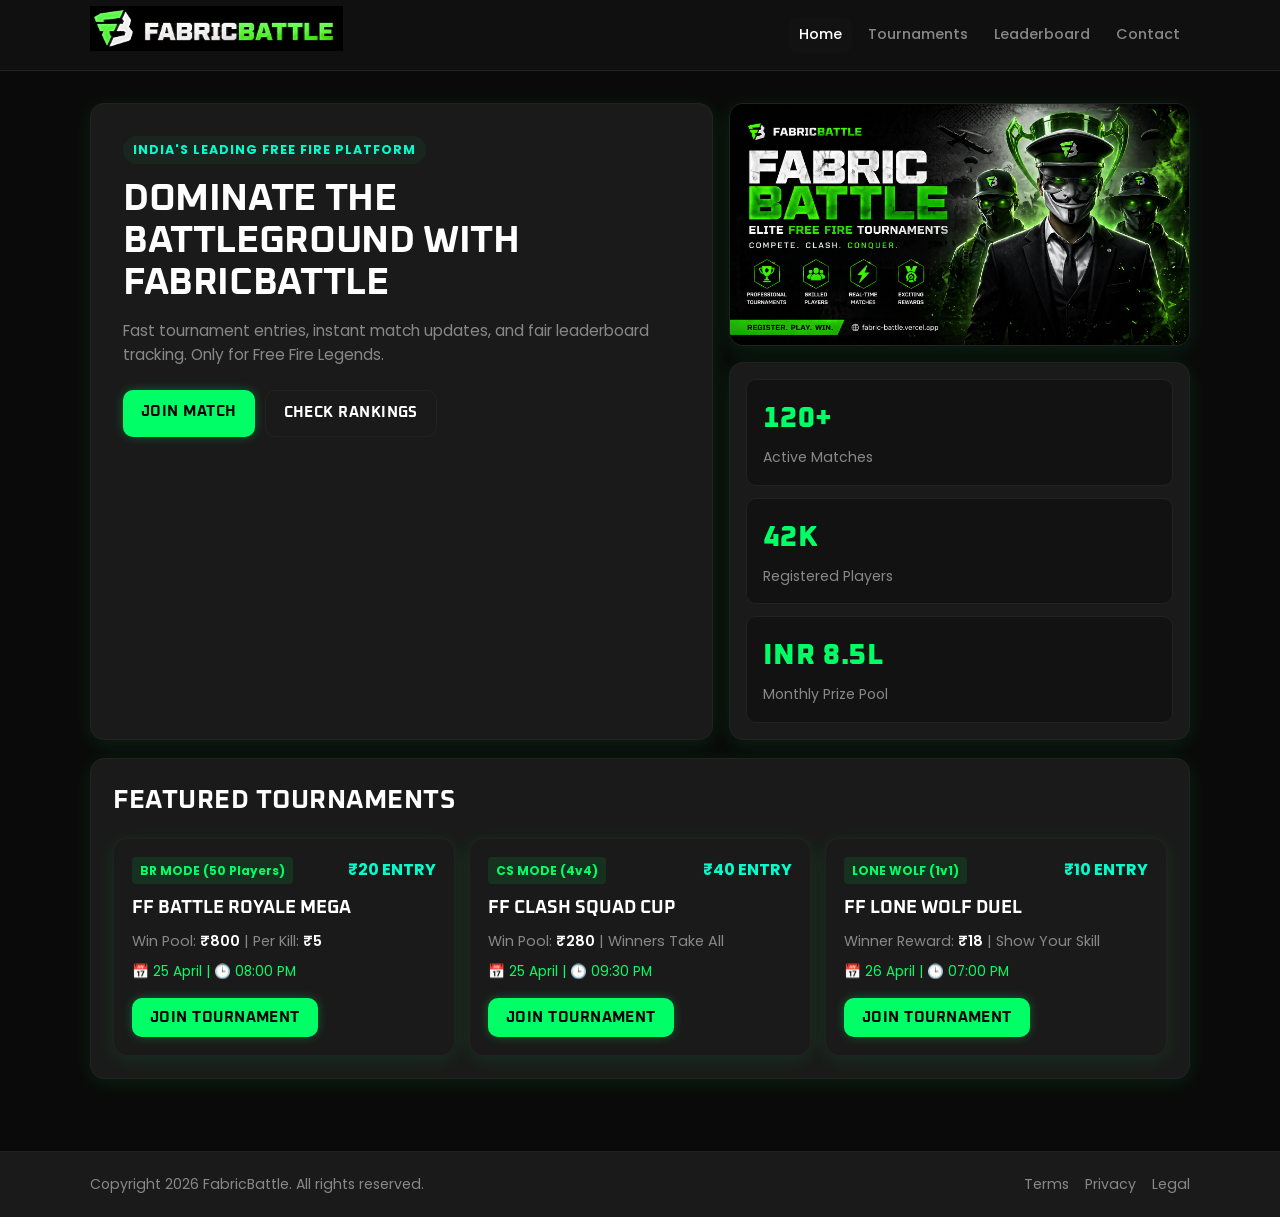
<file: index.html>
<!DOCTYPE html>
<html lang="en">
<head>
    <meta charset="UTF-8">
    <meta name="viewport" content="width=device-width, initial-scale=1.0">
    <title>FabricBattle | Elite Free Fire Tournaments</title>
    <meta name="description" content="FabricBattle - The ultimate platform for Free Fire esports. Join tournaments, track leaderboards, and win prizes.">
    <meta name="keywords" content="Free Fire, Tournament, Esports, FabricBattle, Gaming, BR Mode, Clash Squad">
    <meta name="author" content="FabricBattle Team">
    <!-- Open Graph / Facebook -->
    <meta property="og:type" content="website">
    <meta property="og:url" content="https://fabric-battle.vercel.app/">
    <meta property="og:title" content="FabricBattle | Elite Free Fire Tournaments">
    <meta property="og:description" content="Join the elite Free Fire battleground. Professional tournaments and real-time updates.">
    <meta property="og:image" content="assets/images/og-image.png">
    <!-- Twitter -->
    <meta property="twitter:card" content="summary_large_image">
    <meta property="twitter:title" content="FabricBattle | Elite Free Fire Tournaments">
    <meta property="twitter:description" content="Join the elite Free Fire battleground. Professional tournaments and real-time updates.">
    <meta property="twitter:image" content="assets/images/og-image.png">
    <link rel="icon" type="image/png" href="assets/images/brand-favicon.png">
    <link rel="stylesheet" href="assets/css/style.css">
</head>
<body>
    <header class="site-header">
        <div class="container header-inner">
            <a href="index.html" class="brand">
                <img src="assets/images/brand.png" alt="FabricBattle" class="brand-logo">
            </a>
            <button class="menu-toggle" id="menuToggle" aria-label="Toggle menu">Menu</button>
            <nav class="main-nav" id="mainNav">
                <a href="index.html" class="active">Home</a>
                <a href="pages/tournaments.html">Tournaments</a>
                <a href="pages/leaderboard.html">Leaderboard</a>
                <a href="contact/contact.html">Contact</a>
            </nav>
        </div>
    </header>

    <main class="container" id="app">
        <section class="hero">
            <div class="hero-content">
                <p class="eyebrow">India's Leading Free Fire Platform</p>
                <h1>Dominate the Battleground with FabricBattle</h1>
                <p class="hero-text">Fast tournament entries, instant match updates, and fair leaderboard tracking. Only for Free Fire Legends.</p>
                <div class="hero-actions">
                    <a href="pages/tournaments.html" class="btn btn-primary">Join Match</a>
                    <a href="pages/leaderboard.html" class="btn btn-secondary">Check Rankings</a>
                </div>
            </div>
            <div class="hero-visuals">
                <div class="hero-banner">
                    <img src="assets/images/og-image.png" alt="FabricBattle Banner" class="hero-img">
                </div>
                <div class="hero-stats">
                    <article class="stat-card"><h3>120+</h3><p>Active Matches</p></article>
                    <article class="stat-card"><h3>42K</h3><p>Registered Players</p></article>
                    <article class="stat-card"><h3>INR 8.5L</h3><p>Monthly Prize Pool</p></article>
                </div>
            </div>
        </section>

        <section class="block">
            <h2>Featured Tournaments</h2>
            <div class="card-grid">
                <article class="card">
                    <div style="display: flex; justify-content: space-between; align-items: flex-start; margin-bottom: 10px;">
                        <span style="background: rgba(0, 255, 102, 0.1); color: var(--brand); padding: 4px 8px; border-radius: 4px; font-size: 0.75rem; font-weight: 700;">BR MODE (50 Players)</span>
                        <span style="color: var(--ok); font-weight: bold;">₹20 ENTRY</span>
                    </div>
                    <h3>FF Battle Royale Mega</h3>
                    <p style="margin-bottom: 5px; color: var(--muted);">Win Pool: <span style="color: #fff; font-weight: 600;">₹800</span> | Per Kill: <span style="color: #fff; font-weight: 600;">₹5</span></p>
                    <p style="margin-bottom: 15px; font-size: 0.85rem; color: var(--brand);">📅 25 April | 🕒 08:00 PM</p>
                    <button class="btn btn-primary join-btn" data-tourney="FF Battle Royale Mega">Join Tournament</button>
                </article>

                <article class="card">
                    <div style="display: flex; justify-content: space-between; align-items: flex-start; margin-bottom: 10px;">
                        <span style="background: rgba(0, 255, 102, 0.1); color: var(--brand); padding: 4px 8px; border-radius: 4px; font-size: 0.75rem; font-weight: 700;">CS MODE (4v4)</span>
                        <span style="color: var(--ok); font-weight: bold;">₹40 ENTRY</span>
                    </div>
                    <h3>FF Clash Squad Cup</h3>
                    <p style="margin-bottom: 5px; color: var(--muted);">Win Pool: <span style="color: #fff; font-weight: 600;">₹280</span> | Winners Take All</p>
                    <p style="margin-bottom: 15px; font-size: 0.85rem; color: var(--brand);">📅 25 April | 🕒 09:30 PM</p>
                    <button class="btn btn-primary join-btn" data-tourney="FF Clash Squad Cup">Join Tournament</button>
                </article>

                <article class="card">
                    <div style="display: flex; justify-content: space-between; align-items: flex-start; margin-bottom: 10px;">
                        <span style="background: rgba(0, 255, 102, 0.1); color: var(--brand); padding: 4px 8px; border-radius: 4px; font-size: 0.75rem; font-weight: 700;">LONE WOLF (1v1)</span>
                        <span style="color: var(--ok); font-weight: bold;">₹10 ENTRY</span>
                    </div>
                    <h3>FF Lone Wolf Duel</h3>
                    <p style="margin-bottom: 5px; color: var(--muted);">Winner Reward: <span style="color: #fff; font-weight: 600;">₹18</span> | Show Your Skill</p>
                    <p style="margin-bottom: 15px; font-size: 0.85rem; color: var(--brand);">📅 26 April | 🕒 07:00 PM</p>
                    <button class="btn btn-primary join-btn" data-tourney="FF Lone Wolf Duel">Join Tournament</button>
                </article>
            </div>
        </section>
    </main>

    <footer class="site-footer">
        <div class="container footer-inner">
            <p>Copyright <span id="year"></span> FabricBattle. All rights reserved.</p>
            <div class="footer-links">
                <a href="policies/terms.html">Terms</a>
                <a href="policies/privacy.html">Privacy</a>
                <a href="policies/legal.html">Legal</a>
            </div>
        </div>
    </footer>

    <div id="toast" class="toast" role="status" aria-live="polite"></div>

    <script src="assets/js/script.js"></script>
</body>
</html>
</file>
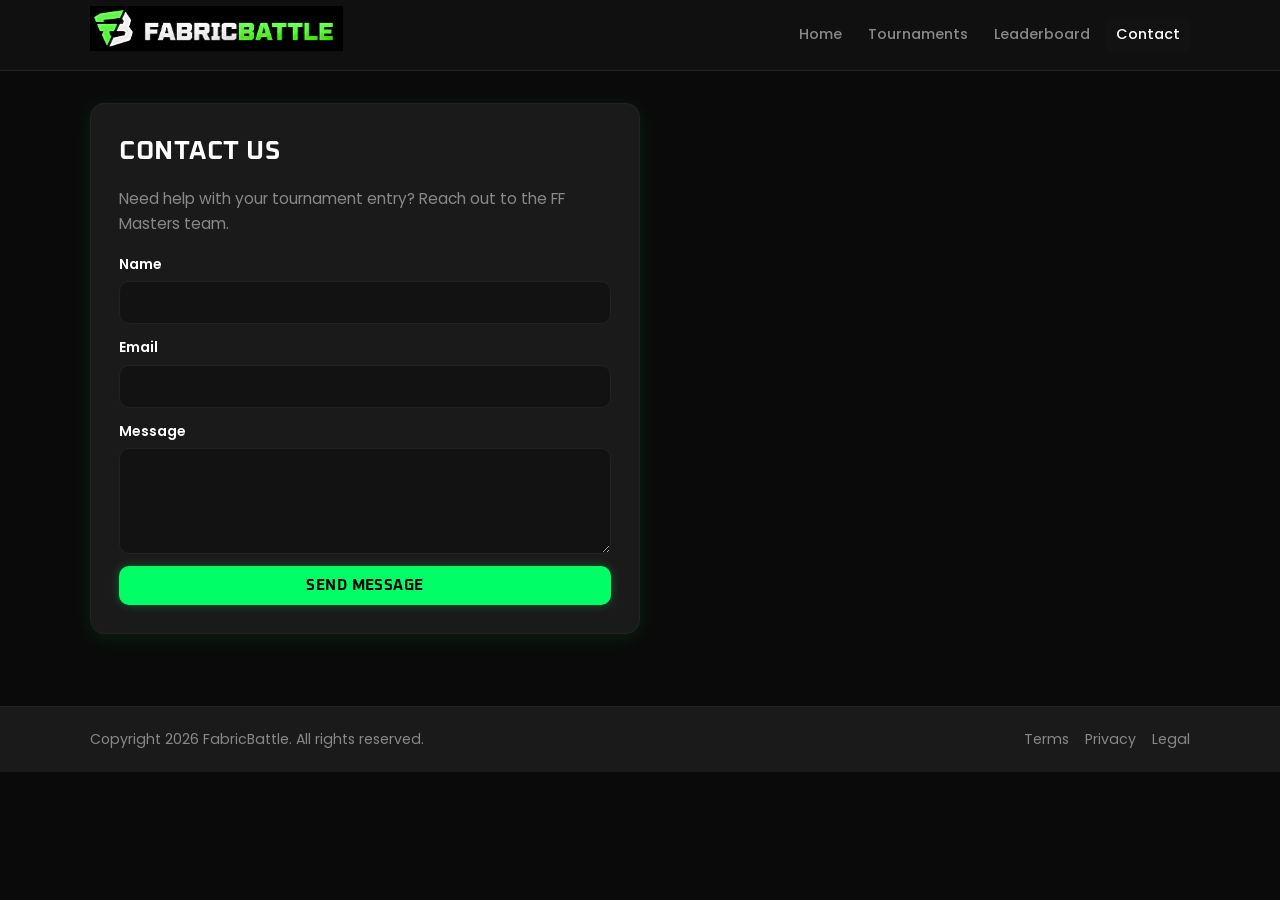
<file: contact/contact.html>
<!DOCTYPE html>
<html lang="en">
<head>
    <meta charset="UTF-8">
    <meta name="viewport" content="width=device-width, initial-scale=1.0">
    <title>FabricBattle | Contact Us</title>
    <meta name="description" content="Contact the FabricBattle team for tournament support, partnerships, and queries.">
    <!-- Open Graph / Facebook -->
    <meta property="og:type" content="website">
    <meta property="og:url" content="https://fabric-battle.vercel.app/contact/contact.html">
    <meta property="og:title" content="FabricBattle | Contact Us">
    <meta property="og:description" content="Join the elite Free Fire battleground. Professional tournaments and real-time updates.">
    <meta property="og:image" content="../assets/images/og-image.png">
    <!-- Twitter -->
    <meta property="twitter:card" content="summary_large_image">
    <meta property="twitter:title" content="FabricBattle | Contact Us">
    <meta property="twitter:description" content="Join the elite Free Fire battleground. Professional tournaments and real-time updates.">
    <meta property="twitter:image" content="../assets/images/og-image.png">
    <link rel="icon" type="image/png" href="../assets/images/brand-favicon.png">
    <link rel="stylesheet" href="../assets/css/style.css">
</head>
<body>
    <header class="site-header">
        <div class="container header-inner">
            <a href="../index.html" class="brand">
                <img src="../assets/images/brand.png" alt="FabricBattle" class="brand-logo">
            </a>
            <button class="menu-toggle" id="menuToggle" aria-label="Toggle menu">Menu</button>
            <nav class="main-nav" id="mainNav">
                <a href="../index.html">Home</a>
                <a href="../pages/tournaments.html">Tournaments</a>
                <a href="../pages/leaderboard.html">Leaderboard</a>
                <a href="contact.html" class="active">Contact</a>
            </nav>
        </div>
    </header>

    <main class="container" id="app">
        <section class="form-card">
            <h2>Contact Us</h2>
            <p class="hero-text">Need help with your tournament entry? Reach out to the FF Masters team.</p>
            <form id="contactForm">
                <label>Name
                    <input type="text" name="name" required>
                </label>
                <label>Email
                    <input type="email" name="email" required>
                </label>
                <label>Message
                    <textarea name="message" rows="4" required></textarea>
                </label>
                <button type="submit" class="btn btn-primary">Send Message</button>
            </form>
        </section>
    </main>

    <footer class="site-footer">
        <div class="container footer-inner">
            <p>Copyright <span id="year"></span> FabricBattle. All rights reserved.</p>
            <div class="footer-links">
                <a href="../policies/terms.html">Terms</a>
                <a href="../policies/privacy.html">Privacy</a>
                <a href="../policies/legal.html">Legal</a>
            </div>
        </div>
    </footer>

    <div id="toast" class="toast" role="status" aria-live="polite"></div>

    <script src="../assets/js/script.js"></script>
</body>
</html>
</file>
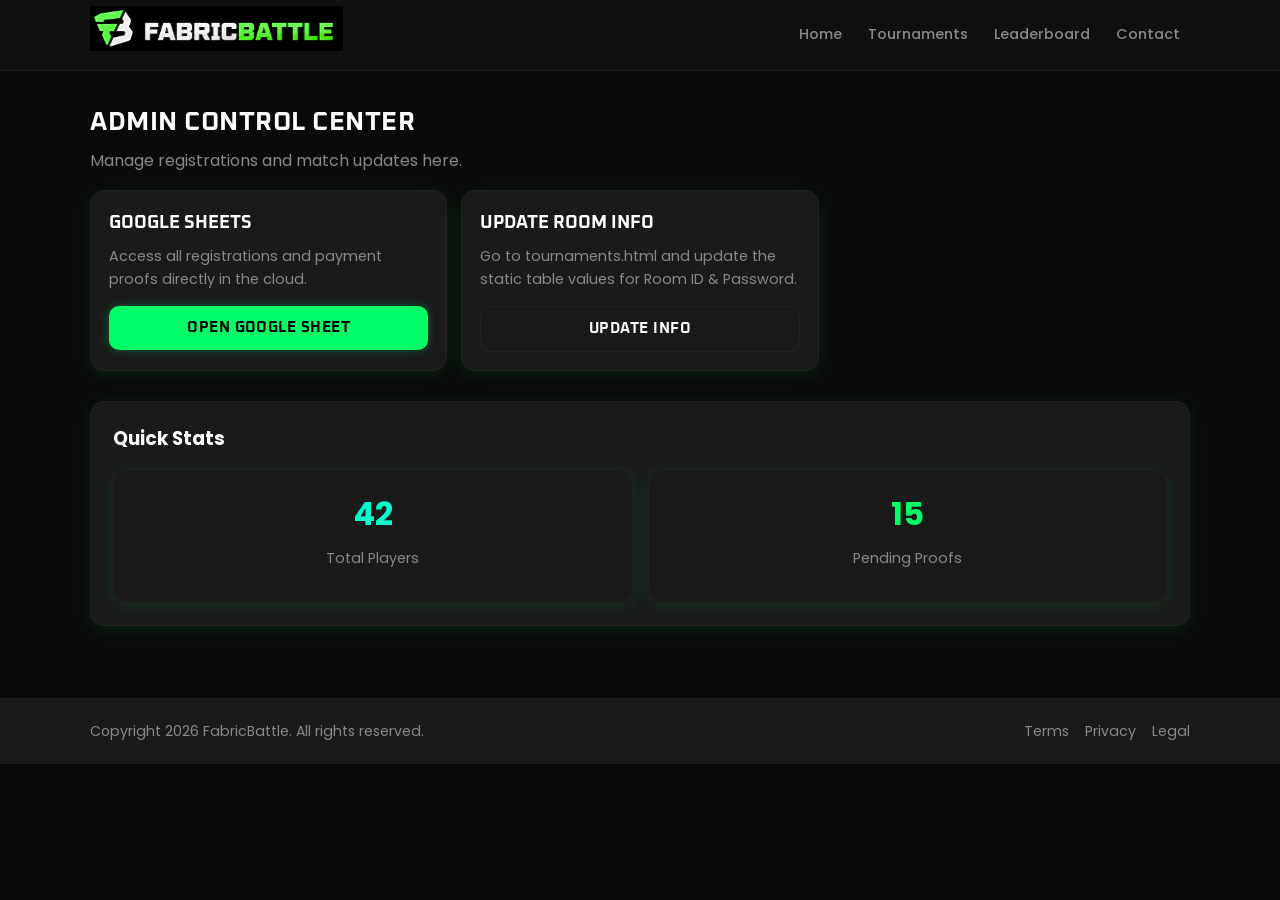
<file: pages/dashboard.html>
<!DOCTYPE html>
<html lang="en">
<head>
    <meta charset="UTF-8">
    <meta name="viewport" content="width=device-width, initial-scale=1.0">
    <title>FabricBattle | Dashboard</title>
    <link rel="icon" type="image/png" href="../assets/images/brand-favicon.png">
    <link rel="stylesheet" href="../assets/css/style.css">
</head>
<body>
    <header class="site-header">
        <div class="container header-inner">
            <a href="../index.html" class="brand">
                <img src="../assets/images/brand.png" alt="FabricBattle" class="brand-logo">
            </a>
            <button class="menu-toggle" id="menuToggle" aria-label="Toggle menu">Menu</button>
            <nav class="main-nav" id="mainNav">
                <a href="../index.html">Home</a>
                <a href="tournaments.html">Tournaments</a>
                <a href="leaderboard.html">Leaderboard</a>
                <a href="../contact/contact.html">Contact</a>
            </nav>
        </div>
    </header>

    <main class="container" id="app">
        <section class="section-head">
            <h2>Admin Control Center</h2>
            <p>Manage registrations and match updates here.</p>
        </section>

        <div class="card-grid">
            <article class="card">
                <h3>Google Sheets</h3>
                <p>Access all registrations and payment proofs directly in the cloud.</p>
                <a href="#" class="btn btn-primary" style="display: block; margin-top: 15px; text-align: center;">Open Google Sheet</a>
            </article>

            <article class="card">
                <h3>Update Room Info</h3>
                <p>Go to tournaments.html and update the static table values for Room ID & Password.</p>
                <a href="tournaments.html" class="btn btn-secondary" style="display: block; margin-top: 15px; text-align: center;">Update Info</a>
            </article>
        </div>

        <section class="block" style="margin-top: 30px;">
            <h3>Quick Stats</h3>
            <div class="grid-layout" style="display: grid; grid-template-columns: repeat(auto-fit, minmax(150px, 1fr)); gap: 15px; margin-top: 15px;">
                <div class="card" style="text-align: center;">
                    <h4 style="font-size: 2rem; color: var(--ok);">42</h4>
                    <p>Total Players</p>
                </div>
                <div class="card" style="text-align: center;">
                    <h4 style="font-size: 2rem; color: var(--brand);">15</h4>
                    <p>Pending Proofs</p>
                </div>
            </div>
        </section>
    </main>

    <footer class="site-footer">
        <div class="container footer-inner">
            <p>Copyright <span id="year"></span> FabricBattle. All rights reserved.</p>
            <div class="footer-links">
                <a href="../policies/terms.html">Terms</a>
                <a href="../policies/privacy.html">Privacy</a>
                <a href="../policies/legal.html">Legal</a>
            </div>
        </div>
    </footer>

    <div id="toast" class="toast" role="status" aria-live="polite"></div>

    <script src="../assets/js/script.js"></script>
</body>
</html>
</file>
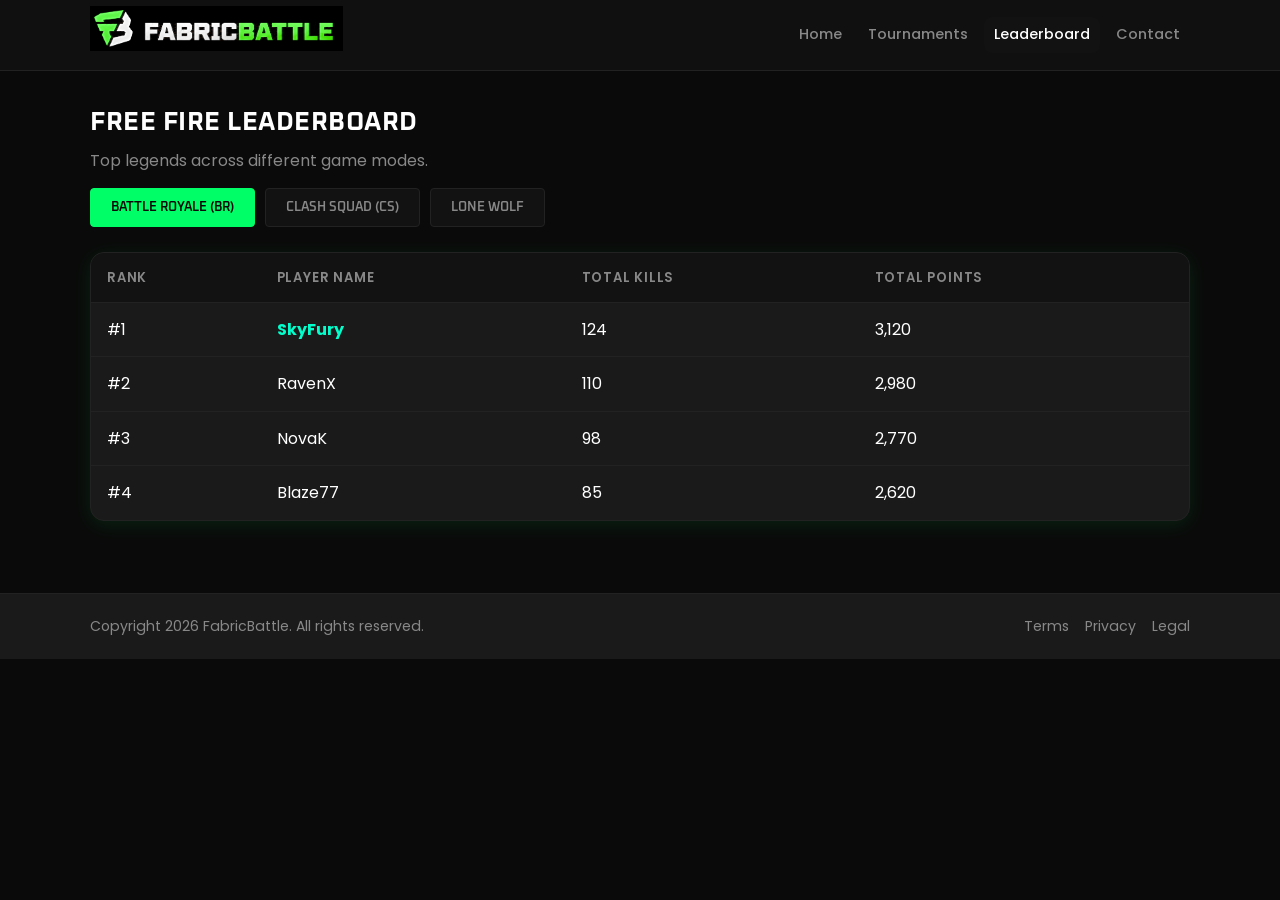
<file: pages/leaderboard.html>
<!DOCTYPE html>
<html lang="en">
<head>
    <meta charset="UTF-8">
    <meta name="viewport" content="width=device-width, initial-scale=1.0">
    <title>FabricBattle | Leaderboard</title>
    <meta name="description" content="Check out the top players on FabricBattle. Weekly and Monthly Free Fire leaderboards.">
    <!-- Open Graph / Facebook -->
    <meta property="og:type" content="website">
    <meta property="og:url" content="https://fabric-battle.vercel.app/pages/leaderboard.html">
    <meta property="og:title" content="FabricBattle | Leaderboard">
    <meta property="og:description" content="Join the elite Free Fire battleground. Professional tournaments and real-time updates.">
    <meta property="og:image" content="../assets/images/og-image.png">
    <!-- Twitter -->
    <meta property="twitter:card" content="summary_large_image">
    <meta property="twitter:title" content="FabricBattle | Leaderboard">
    <meta property="twitter:description" content="Join the elite Free Fire battleground. Professional tournaments and real-time updates.">
    <meta property="twitter:image" content="../assets/images/og-image.png">
    <link rel="icon" type="image/png" href="../assets/images/brand-favicon.png">
    <link rel="stylesheet" href="../assets/css/style.css">
</head>
<body>
    <header class="site-header">
        <div class="container header-inner">
            <a href="../index.html" class="brand">
                <img src="../assets/images/brand.png" alt="FabricBattle" class="brand-logo">
            </a>
            <button class="menu-toggle" id="menuToggle" aria-label="Toggle menu">Menu</button>
            <nav class="main-nav" id="mainNav">
                <a href="../index.html">Home</a>
                <a href="tournaments.html">Tournaments</a>
                <a href="leaderboard.html" class="active">Leaderboard</a>
                <a href="../contact/contact.html">Contact</a>
            </nav>
        </div>
    </header>

    <main class="container" id="app">
        <section class="section-head">
            <h2>Free Fire Leaderboard</h2>
            <p>Top legends across different game modes.</p>
        </section>

        <div class="tabs">
            <button class="tab-btn active" data-tab="br">Battle Royale (BR)</button>
            <button class="tab-btn" data-tab="cs">Clash Squad (CS)</button>
            <button class="tab-btn" data-tab="lonewolf">Lone Wolf</button>
        </div>

        <div id="br" class="tab-content active">
            <div class="table-wrap">
                <table>
                    <thead>
                        <tr>
                            <th>Rank</th>
                            <th>Player Name</th>
                            <th>Total Kills</th>
                            <th>Total Points</th>
                        </tr>
                    </thead>
                    <tbody>
                        <tr><td>#1</td><td style="color: var(--ok); font-weight: bold;">SkyFury</td><td>124</td><td>3,120</td></tr>
                        <tr><td>#2</td><td>RavenX</td><td>110</td><td>2,980</td></tr>
                        <tr><td>#3</td><td>NovaK</td><td>98</td><td>2,770</td></tr>
                        <tr><td>#4</td><td>Blaze77</td><td>85</td><td>2,620</td></tr>
                    </tbody>
                </table>
            </div>
        </div>

        <div id="cs" class="tab-content">
            <div class="table-wrap">
                <table>
                    <thead>
                        <tr>
                            <th>Rank</th>
                            <th>Player Name</th>
                            <th>MVPs</th>
                            <th>Win Rate</th>
                        </tr>
                    </thead>
                    <tbody>
                        <tr><td>#1</td><td style="color: var(--ok); font-weight: bold;">KillerBot</td><td>45</td><td>88%</td></tr>
                        <tr><td>#2</td><td>SonicFF</td><td>38</td><td>82%</td></tr>
                        <tr><td>#3</td><td>HeadshotGod</td><td>32</td><td>79%</td></tr>
                    </tbody>
                </table>
            </div>
        </div>

        <div id="lonewolf" class="tab-content">
            <div class="table-wrap">
                <table>
                    <thead>
                        <tr>
                            <th>Rank</th>
                            <th>Player Name</th>
                            <th>1v1 Wins</th>
                            <th>Win Streak</th>
                        </tr>
                    </thead>
                    <tbody>
                        <tr><td>#1</td><td style="color: var(--ok); font-weight: bold;">SoloKing</td><td>156</td><td>12</td></tr>
                        <tr><td>#2</td><td>ShadowOne</td><td>142</td><td>8</td></tr>
                        <tr><td>#3</td><td>Wolfie</td><td>128</td><td>5</td></tr>
                    </tbody>
                </table>
            </div>
        </div>
    </main>

    <footer class="site-footer">
        <div class="container footer-inner">
            <p>Copyright <span id="year"></span> FabricBattle. All rights reserved.</p>
            <div class="footer-links">
                <a href="../policies/terms.html">Terms</a>
                <a href="../policies/privacy.html">Privacy</a>
                <a href="../policies/legal.html">Legal</a>
            </div>
        </div>
    </footer>

    <div id="toast" class="toast" role="status" aria-live="polite"></div>

    <script src="../assets/js/script.js"></script>
</body>
</html>
</file>
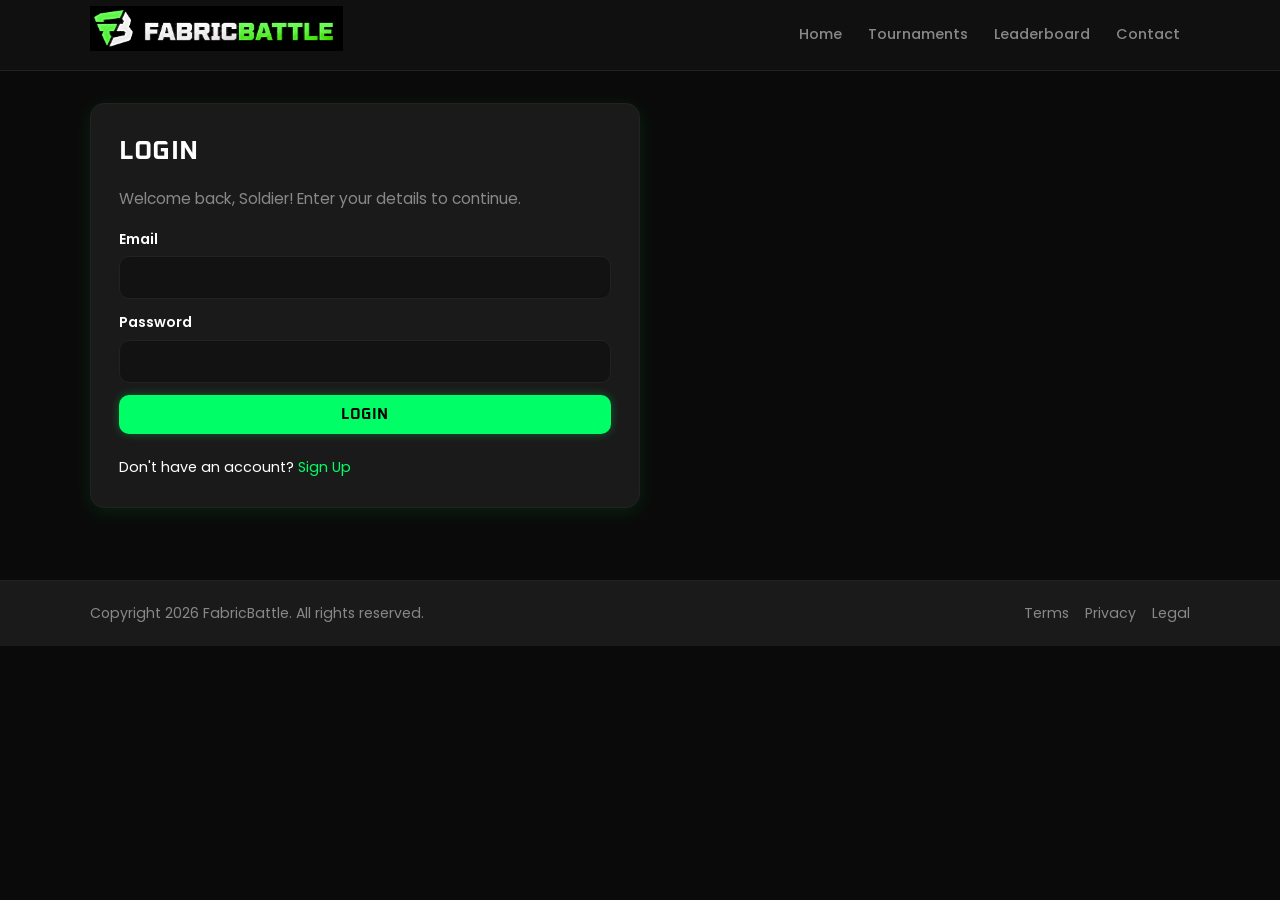
<file: pages/login.html>
<!DOCTYPE html>
<html lang="en">
<head>
    <meta charset="UTF-8">
    <meta name="viewport" content="width=device-width, initial-scale=1.0">
    <title>FabricBattle | Login</title>
    <link rel="icon" type="image/png" href="../assets/images/brand-favicon.png">
    <link rel="stylesheet" href="../assets/css/style.css">
</head>
<body>
    <header class="site-header">
        <div class="container header-inner">
            <a href="../index.html" class="brand">
                <img src="../assets/images/brand.png" alt="FabricBattle" class="brand-logo">
            </a>
            <button class="menu-toggle" id="menuToggle" aria-label="Toggle menu">Menu</button>
            <nav class="main-nav" id="mainNav">
                <a href="../index.html">Home</a>
                <a href="tournaments.html">Tournaments</a>
                <a href="leaderboard.html">Leaderboard</a>
                <a href="../contact/contact.html">Contact</a>
            </nav>
        </div>
    </header>

    <main class="container" id="app">
        <section class="form-card">
            <h2>Login</h2>
            <p class="hero-text">Welcome back, Soldier! Enter your details to continue.</p>
            <form id="loginForm">
                <label>Email
                    <input type="email" name="email" required>
                </label>
                <label>Password
                    <input type="password" name="password" required>
                </label>
                <button type="submit" class="btn btn-primary">Login</button>
                <p style="margin-top: 10px; font-size: 0.9rem;">Don't have an account? <a href="signup.html" style="color: var(--brand);">Sign Up</a></p>
            </form>
        </section>
    </main>

    <footer class="site-footer">
        <div class="container footer-inner">
            <p>Copyright <span id="year"></span> FabricBattle. All rights reserved.</p>
            <div class="footer-links">
                <a href="../policies/terms.html">Terms</a>
                <a href="../policies/privacy.html">Privacy</a>
                <a href="../policies/legal.html">Legal</a>
            </div>
        </div>
    </footer>

    <div id="toast" class="toast" role="status" aria-live="polite"></div>

    <script src="../assets/js/script.js"></script>
</body>
</html>
</file>
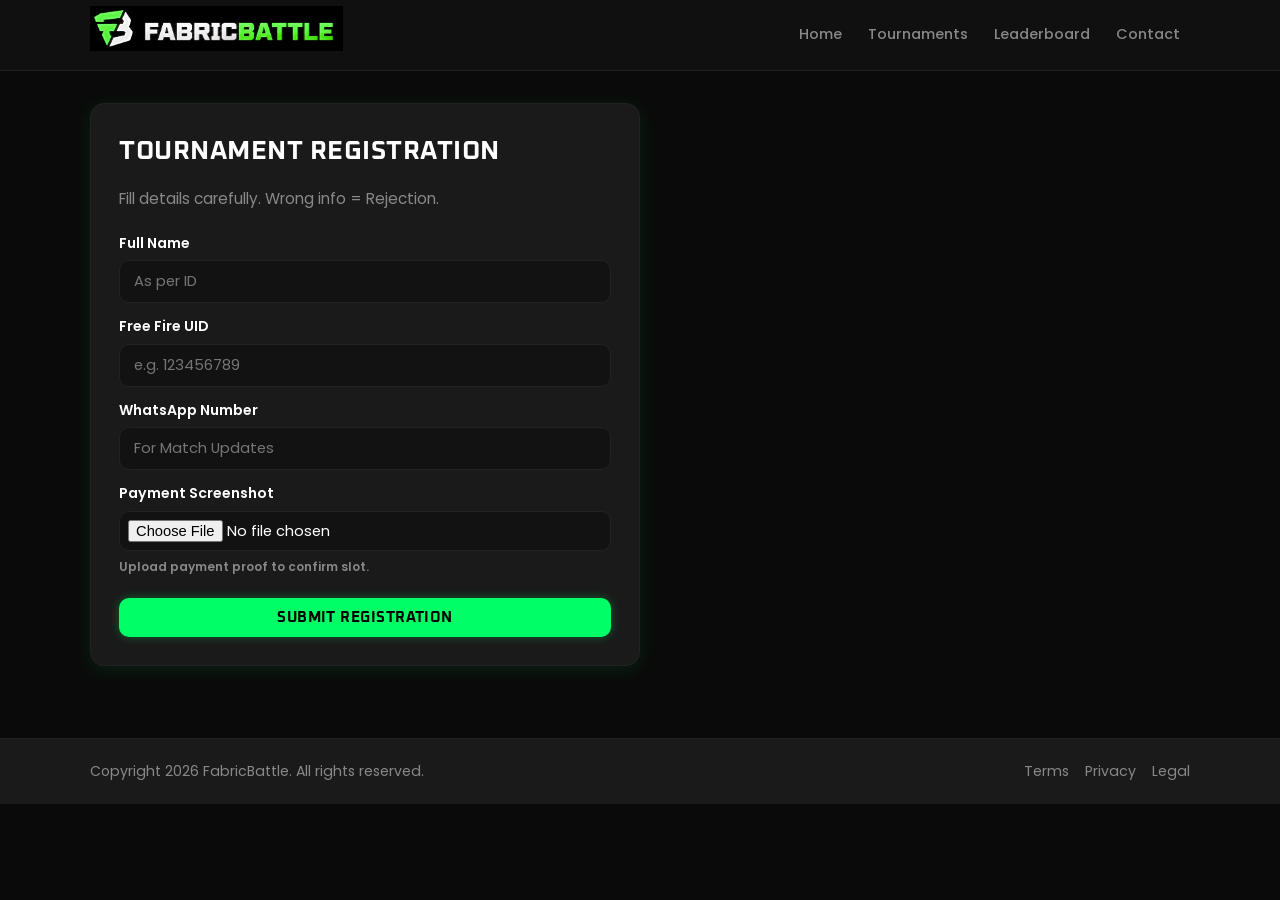
<file: pages/signup.html>
<!DOCTYPE html>
<html lang="en">
<head>
    <meta charset="UTF-8">
    <meta name="viewport" content="width=device-width, initial-scale=1.0">
    <title>FabricBattle | Sign Up</title>
    <link rel="icon" type="image/png" href="../assets/images/brand-favicon.png">
    <link rel="stylesheet" href="../assets/css/style.css">
</head>
<body>
    <header class="site-header">
        <div class="container header-inner">
            <a href="../index.html" class="brand">
                <img src="../assets/images/brand.png" alt="FabricBattle" class="brand-logo">
            </a>
            <button class="menu-toggle" id="menuToggle" aria-label="Toggle menu">Menu</button>
            <nav class="main-nav" id="mainNav">
                <a href="../index.html">Home</a>
                <a href="tournaments.html">Tournaments</a>
                <a href="leaderboard.html">Leaderboard</a>
                <a href="../contact/contact.html">Contact</a>
            </nav>
        </div>
    </header>

    <main class="container" id="app">
        <section class="form-card">
            <h2>Tournament Registration</h2>
            <p id="selectedTournament" class="hero-text" style="color: var(--ok); font-weight: bold; margin-bottom: 5px;"></p>
            <p class="hero-text" style="margin-bottom: 20px;">Fill details carefully. Wrong info = Rejection.</p>
            
            <form id="registerForm">
                <input type="hidden" name="tournament" id="tourneyInput">
                
                <label>Full Name
                    <input type="text" name="name" placeholder="As per ID" required>
                </label>
                
                <label>Free Fire UID
                    <input type="text" name="uid" placeholder="e.g. 123456789" required>
                </label>
                
                <label>WhatsApp Number
                    <input type="tel" name="whatsapp" placeholder="For Match Updates" required>
                </label>
                
                <label>Payment Screenshot
                    <input type="file" name="screenshot" accept="image/*" required style="padding: 8px;">
                    <small style="color: var(--muted); font-size: 0.75rem;">Upload payment proof to confirm slot.</small>
                </label>
                
                <button type="submit" id="submitBtn" class="btn btn-primary" style="margin-top: 10px;">Submit Registration</button>
            </form>
        </section>
    </main>

    <footer class="site-footer">
        <div class="container footer-inner">
            <p>Copyright <span id="year"></span> FabricBattle. All rights reserved.</p>
            <div class="footer-links">
                <a href="../policies/terms.html">Terms</a>
                <a href="../policies/privacy.html">Privacy</a>
                <a href="../policies/legal.html">Legal</a>
            </div>
        </div>
    </footer>

    <div id="toast" class="toast" role="status" aria-live="polite"></div>

    <script src="../assets/js/script.js"></script>
</body>
</html>
</file>
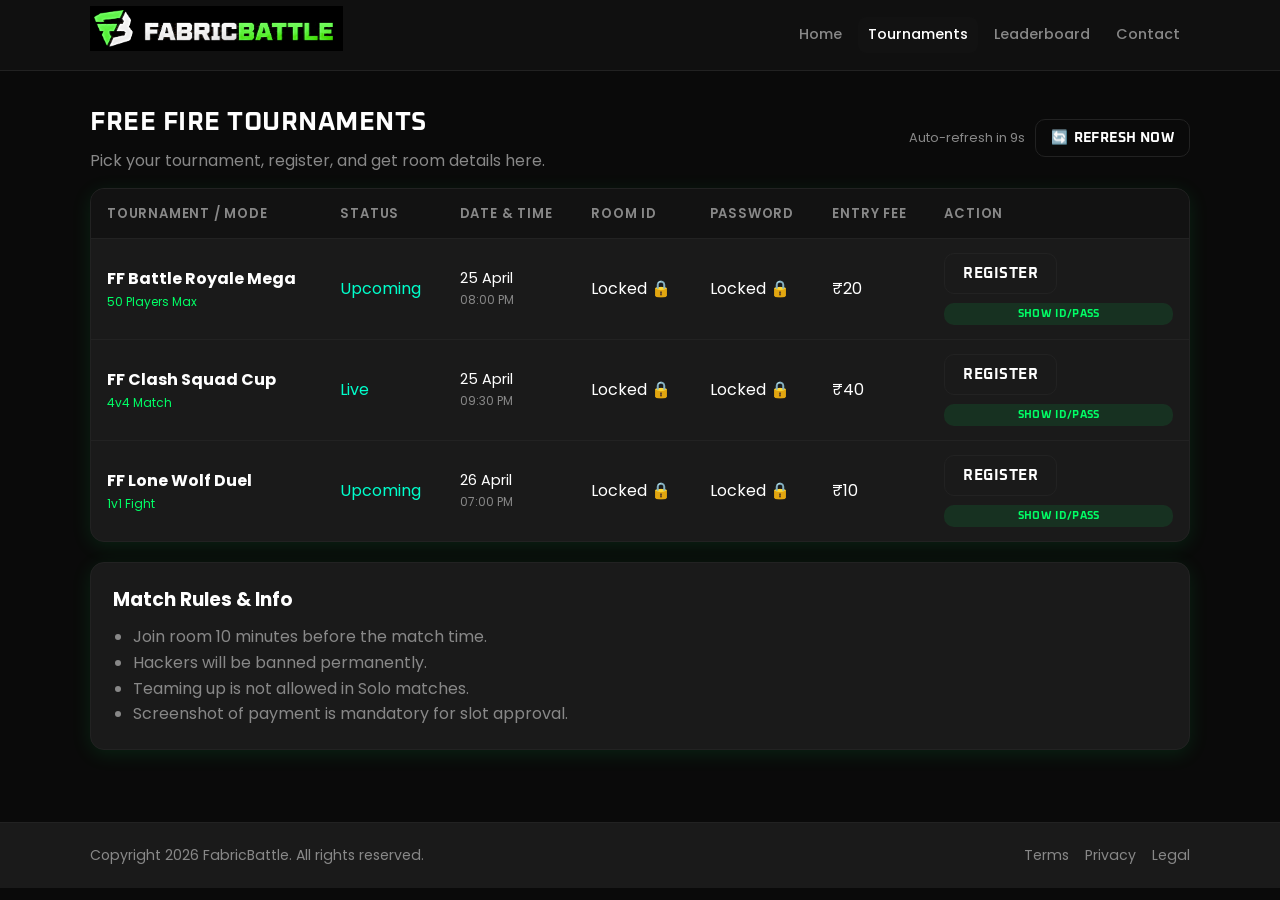
<file: pages/tournaments.html>
<!DOCTYPE html>
<html lang="en">
<head>
    <meta charset="UTF-8">
    <meta name="viewport" content="width=device-width, initial-scale=1.0">
    <title>FabricBattle | Tournaments</title>
    <meta name="description" content="Join the latest Free Fire tournaments on FabricBattle. Room details, rules, and live updates.">
    <!-- Open Graph / Facebook -->
    <meta property="og:type" content="website">
    <meta property="og:url" content="https://fabric-battle.vercel.app/pages/tournaments.html">
    <meta property="og:title" content="FabricBattle | Tournaments">
    <meta property="og:description" content="Join the elite Free Fire battleground. Professional tournaments and real-time updates.">
    <meta property="og:image" content="../assets/images/og-image.png">
    <!-- Twitter -->
    <meta property="twitter:card" content="summary_large_image">
    <meta property="twitter:title" content="FabricBattle | Tournaments">
    <meta property="twitter:description" content="Join the elite Free Fire battleground. Professional tournaments and real-time updates.">
    <meta property="twitter:image" content="../assets/images/og-image.png">
    <link rel="icon" type="image/png" href="../assets/images/brand-favicon.png">
    <link rel="stylesheet" href="../assets/css/style.css">
</head>
<body>
    <header class="site-header">
        <div class="container header-inner">
            <a href="../index.html" class="brand">
                <img src="../assets/images/brand.png" alt="FabricBattle" class="brand-logo">
            </a>
            <button class="menu-toggle" id="menuToggle" aria-label="Toggle menu">Menu</button>
            <nav class="main-nav" id="mainNav">
                <a href="../index.html">Home</a>
                <a href="tournaments.html" class="active">Tournaments</a>
                <a href="leaderboard.html">Leaderboard</a>
                <a href="../contact/contact.html">Contact</a>
            </nav>
        </div>
    </header>

    <main class="container" id="app">
        <section class="section-head">
            <div style="display: flex; justify-content: space-between; align-items: center; flex-wrap: wrap; gap: 15px;">
                <div>
                    <h2>Free Fire Tournaments</h2>
                    <p>Pick your tournament, register, and get room details here.</p>
                </div>
                <div style="display: flex; align-items: center; gap: 10px;">
                    <span id="refreshTimer" style="font-size: 0.8rem; color: var(--muted);">Auto-refresh in 10s</span>
                    <button id="refreshBtn" class="btn btn-secondary" style="padding: 8px 15px; font-size: 0.85rem; display: flex; align-items: center; gap: 5px;">
                        <span>🔄</span> Refresh Now
                    </button>
                </div>
            </div>
        </section>

        <div class="table-wrap">
            <table>
                <thead>
                    <tr>
                        <th>Tournament / Mode</th>
                        <th>Status</th>
                        <th>Date & Time</th>
                        <th>Room ID</th>
                        <th>Password</th>
                        <th>Entry Fee</th>
                        <th>Action</th>
                    </tr>
                </thead>
                <tbody>
                    <tr>
                        <td>
                            <div style="font-weight: bold;">FF Battle Royale Mega</div>
                            <div style="font-size: 0.75rem; color: var(--brand);">50 Players Max</div>
                        </td>
                        <td><span style="color: var(--ok);">Upcoming</span></td>
                        <td>
                            <div style="font-size: 0.9rem;">25 April</div>
                            <div style="font-size: 0.75rem; color: var(--muted);">08:00 PM</div>
                        </td>
                        <td class="room-id-cell" data-value="---">Locked 🔒</td>
                        <td class="pass-cell" data-value="---">Locked 🔒</td>
                        <td>₹20</td>
                        <td>
                            <button class="btn btn-secondary join-btn" data-tourney="FF Battle Royale Mega" style="margin-bottom: 5px;">Register</button>
                            <button class="btn unlock-btn" data-tourney="FF Battle Royale Mega" style="background: rgba(0, 255, 102, 0.1); color: var(--brand); font-size: 0.7rem; padding: 4px 8px; width: 100%;">Show ID/Pass</button>
                        </td>
                    </tr>
                    <tr>
                        <td>
                            <div style="font-weight: bold;">FF Clash Squad Cup</div>
                            <div style="font-size: 0.75rem; color: var(--brand);">4v4 Match</div>
                        </td>
                        <td><span style="color: var(--ok);">Live</span></td>
                        <td>
                            <div style="font-size: 0.9rem;">25 April</div>
                            <div style="font-size: 0.75rem; color: var(--muted);">09:30 PM</div>
                        </td>
                        <td class="room-id-cell" data-value="1234567">Locked 🔒</td>
                        <td class="pass-cell" data-value="ff99">Locked 🔒</td>
                        <td>₹40</td>
                        <td>
                            <button class="btn btn-secondary join-btn" data-tourney="FF Clash Squad Cup" style="margin-bottom: 5px;">Register</button>
                            <button class="btn unlock-btn" data-tourney="FF Clash Squad Cup" style="background: rgba(0, 255, 102, 0.1); color: var(--brand); font-size: 0.7rem; padding: 4px 8px; width: 100%;">Show ID/Pass</button>
                        </td>
                    </tr>
                    <tr>
                        <td>
                            <div style="font-weight: bold;">FF Lone Wolf Duel</div>
                            <div style="font-size: 0.75rem; color: var(--brand);">1v1 Fight</div>
                        </td>
                        <td><span style="color: var(--ok);">Upcoming</span></td>
                        <td>
                            <div style="font-size: 0.9rem;">26 April</div>
                            <div style="font-size: 0.75rem; color: var(--muted);">07:00 PM</div>
                        </td>
                        <td class="room-id-cell" data-value="---">Locked 🔒</td>
                        <td class="pass-cell" data-value="---">Locked 🔒</td>
                        <td>₹10</td>
                        <td>
                            <button class="btn btn-secondary join-btn" data-tourney="FF Lone Wolf Duel" style="margin-bottom: 5px;">Register</button>
                            <button class="btn unlock-btn" data-tourney="FF Lone Wolf Duel" style="background: rgba(0, 255, 102, 0.1); color: var(--brand); font-size: 0.7rem; padding: 4px 8px; width: 100%;">Show ID/Pass</button>
                        </td>
                    </tr>
                </tbody>
            </table>
        </div>

        <section class="block" style="margin-top: 20px;">
            <h3>Match Rules & Info</h3>
            <ul style="margin-top: 10px; color: var(--muted); padding-left: 20px;">
                <li>Join room 10 minutes before the match time.</li>
                <li>Hackers will be banned permanently.</li>
                <li>Teaming up is not allowed in Solo matches.</li>
                <li>Screenshot of payment is mandatory for slot approval.</li>
            </ul>
        </section>
    </main>

    <footer class="site-footer">
        <div class="container footer-inner">
            <p>Copyright <span id="year"></span> FabricBattle. All rights reserved.</p>
            <div class="footer-links">
                <a href="../policies/terms.html">Terms</a>
                <a href="../policies/privacy.html">Privacy</a>
                <a href="../policies/legal.html">Legal</a>
            </div>
        </div>
    </footer>

    <div id="toast" class="toast" role="status" aria-live="polite"></div>

    <script src="../assets/js/script.js"></script>
</body>
</html>
</file>
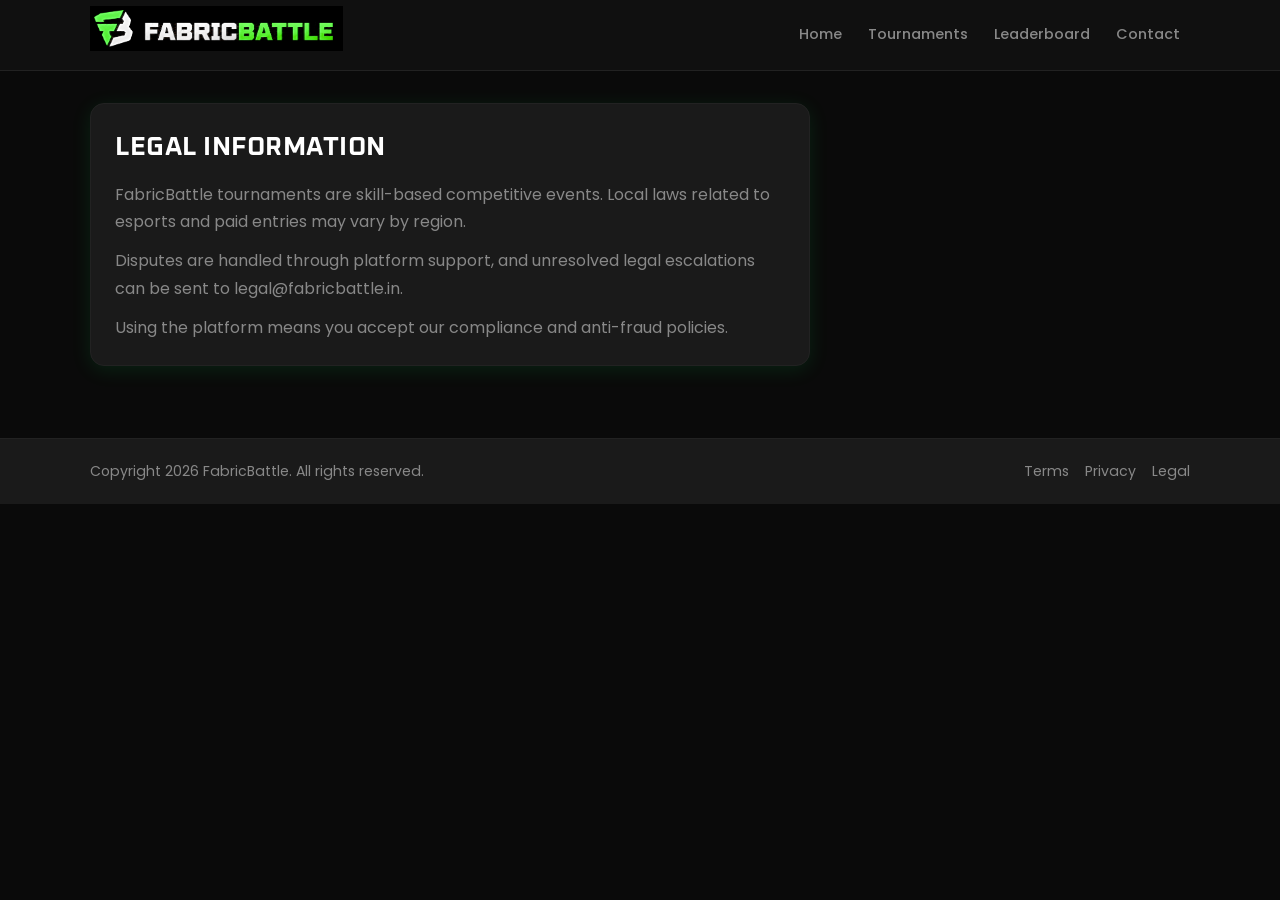
<file: policies/legal.html>
<!DOCTYPE html>
<html lang="en">
<head>
    <meta charset="UTF-8">
    <meta name="viewport" content="width=device-width, initial-scale=1.0">
    <title>FabricBattle | Legal Notice</title>
    <meta name="description" content="Join the elite Free Fire battleground. Professional tournaments and real-time updates.">
    <link rel="icon" type="image/png" href="../assets/images/brand-favicon.png">
    <link rel="stylesheet" href="../assets/css/style.css">
</head>
<body>
    <header class="site-header">
        <div class="container header-inner">
            <a href="../index.html" class="brand">
                <img src="../assets/images/brand.png" alt="FabricBattle" class="brand-logo">
            </a>
            <button class="menu-toggle" id="menuToggle" aria-label="Toggle menu">Menu</button>
            <nav class="main-nav" id="mainNav">
                <a href="../index.html">Home</a>
                <a href="../pages/tournaments.html">Tournaments</a>
                <a href="../pages/leaderboard.html">Leaderboard</a>
                <a href="../contact/contact.html">Contact</a>
            </nav>
        </div>
    </header>

    <main class="container" id="app">
        <section class="legal-page">
            <h2>Legal Information</h2>
            <p>FabricBattle tournaments are skill-based competitive events. Local laws related to esports and paid entries may vary by region.</p>
            <p>Disputes are handled through platform support, and unresolved legal escalations can be sent to legal@fabricbattle.in.</p>
            <p>Using the platform means you accept our compliance and anti-fraud policies.</p>
        </section>
    </main>

    <footer class="site-footer">
        <div class="container footer-inner">
            <p>Copyright <span id="year"></span> FabricBattle. All rights reserved.</p>
            <div class="footer-links">
                <a href="terms.html">Terms</a>
                <a href="privacy.html">Privacy</a>
                <a href="legal.html">Legal</a>
            </div>
        </div>
    </footer>

    <div id="toast" class="toast" role="status" aria-live="polite"></div>

    <script src="../assets/js/script.js"></script>
</body>
</html>
</file>
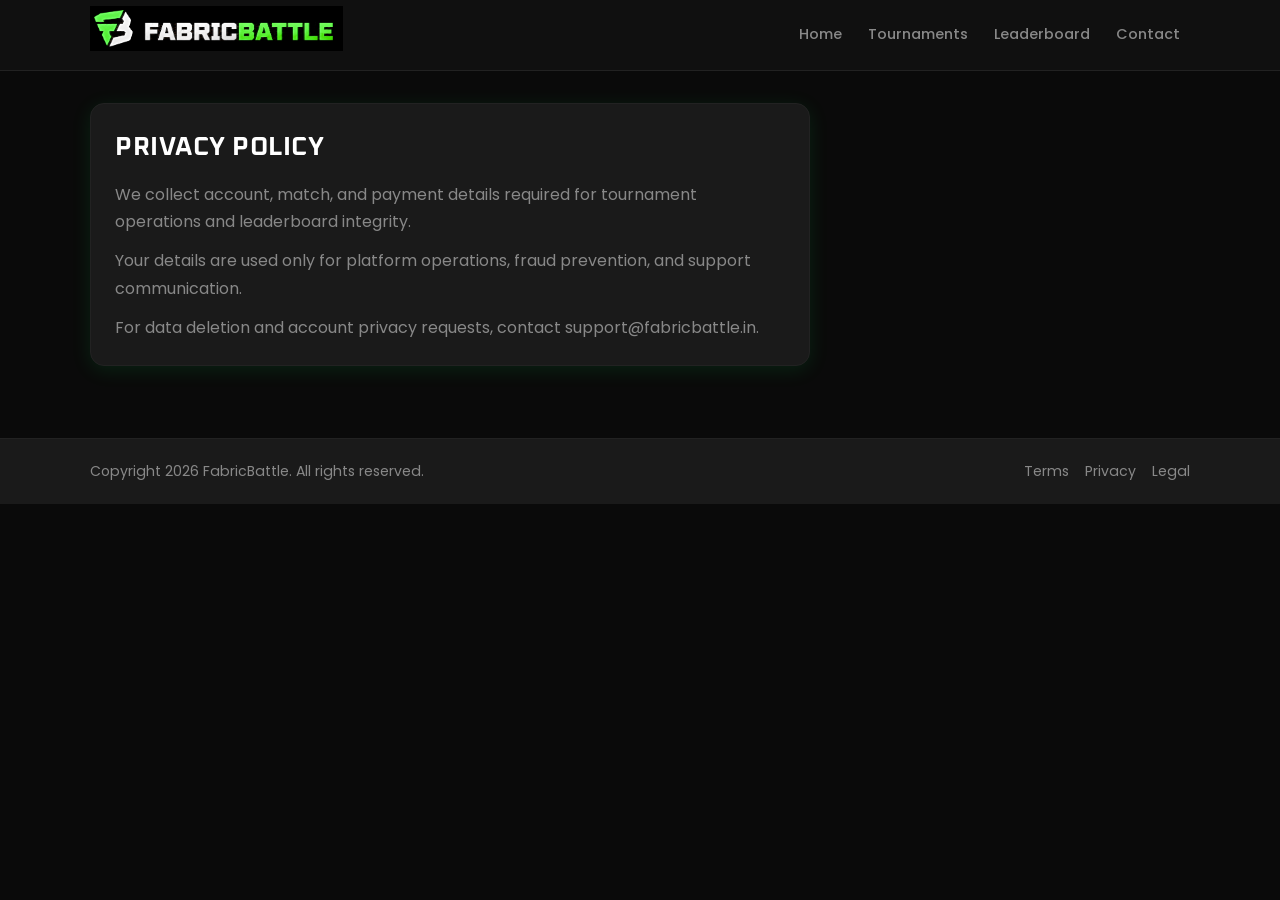
<file: policies/privacy.html>
<!DOCTYPE html>
<html lang="en">
<head>
    <meta charset="UTF-8">
    <meta name="viewport" content="width=device-width, initial-scale=1.0">
    <title>FabricBattle | Privacy Policy</title>
    <meta name="description" content="Join the elite Free Fire battleground. Professional tournaments and real-time updates.">
    <link rel="icon" type="image/png" href="../assets/images/brand-favicon.png">
    <link rel="stylesheet" href="../assets/css/style.css">
</head>
<body>
    <header class="site-header">
        <div class="container header-inner">
            <a href="../index.html" class="brand">
                <img src="../assets/images/brand.png" alt="FabricBattle" class="brand-logo">
            </a>
            <button class="menu-toggle" id="menuToggle" aria-label="Toggle menu">Menu</button>
            <nav class="main-nav" id="mainNav">
                <a href="../index.html">Home</a>
                <a href="../pages/tournaments.html">Tournaments</a>
                <a href="../pages/leaderboard.html">Leaderboard</a>
                <a href="../contact/contact.html">Contact</a>
            </nav>
        </div>
    </header>

    <main class="container" id="app">
        <section class="legal-page">
            <h2>Privacy Policy</h2>
            <p>We collect account, match, and payment details required for tournament operations and leaderboard integrity.</p>
            <p>Your details are used only for platform operations, fraud prevention, and support communication.</p>
            <p>For data deletion and account privacy requests, contact support@fabricbattle.in.</p>
        </section>
    </main>

    <footer class="site-footer">
        <div class="container footer-inner">
            <p>Copyright <span id="year"></span> FabricBattle. All rights reserved.</p>
            <div class="footer-links">
                <a href="terms.html">Terms</a>
                <a href="privacy.html">Privacy</a>
                <a href="legal.html">Legal</a>
            </div>
        </div>
    </footer>

    <div id="toast" class="toast" role="status" aria-live="polite"></div>

    <script src="../assets/js/script.js"></script>
</body>
</html>
</file>
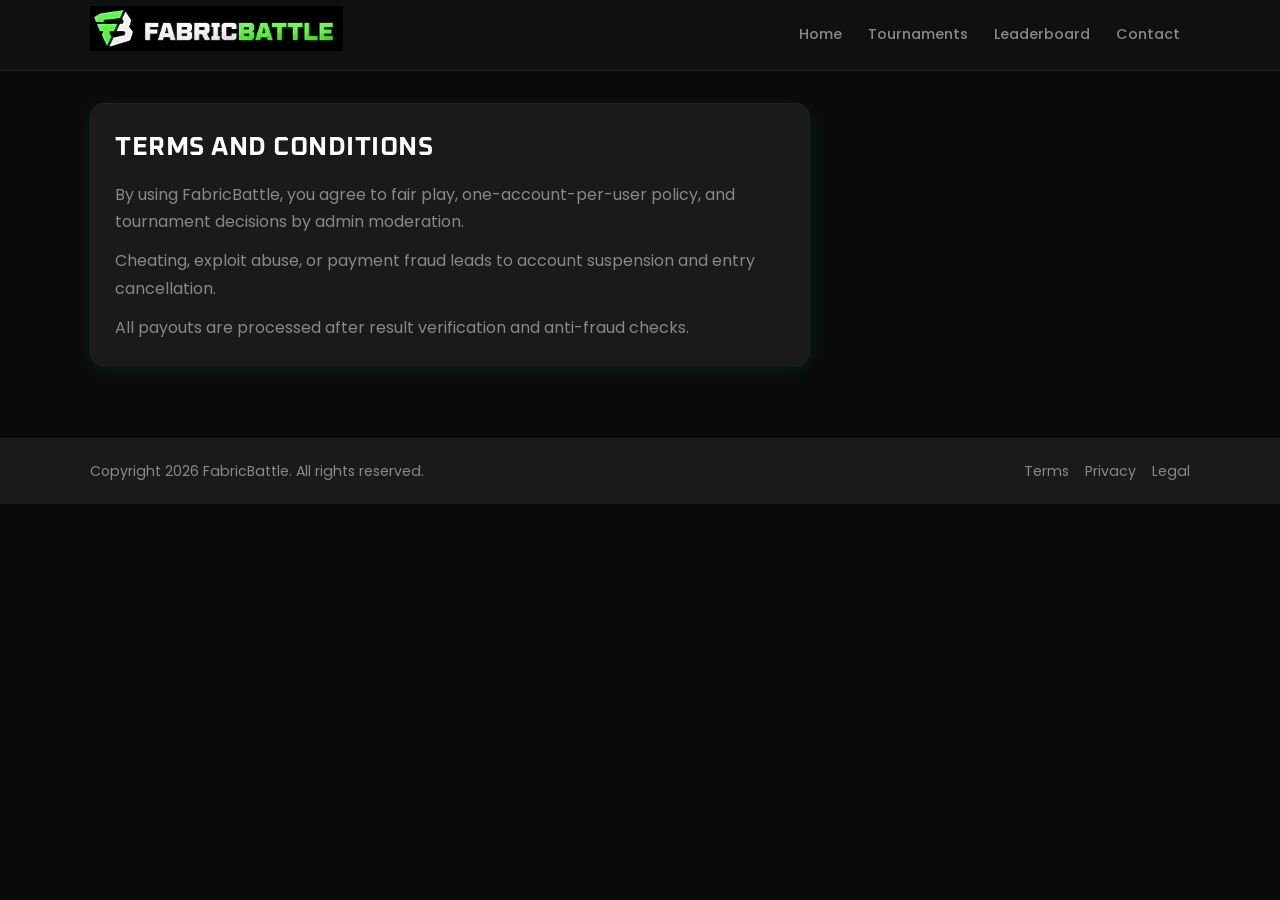
<file: policies/terms.html>
<!DOCTYPE html>
<html lang="en">
<head>
    <meta charset="UTF-8">
    <meta name="viewport" content="width=device-width, initial-scale=1.0">
    <title>FabricBattle | Terms & Conditions</title>
    <meta name="description" content="Join the elite Free Fire battleground. Professional tournaments and real-time updates.">
    <link rel="icon" type="image/png" href="../assets/images/brand-favicon.png">
    <link rel="stylesheet" href="../assets/css/style.css">
</head>
<body>
    <header class="site-header">
        <div class="container header-inner">
            <a href="../index.html" class="brand">
                <img src="../assets/images/brand.png" alt="FabricBattle" class="brand-logo">
            </a>
            <button class="menu-toggle" id="menuToggle" aria-label="Toggle menu">Menu</button>
            <nav class="main-nav" id="mainNav">
                <a href="../index.html">Home</a>
                <a href="../pages/tournaments.html">Tournaments</a>
                <a href="../pages/leaderboard.html">Leaderboard</a>
                <a href="../contact/contact.html">Contact</a>
            </nav>
        </div>
    </header>

    <main class="container" id="app">
        <section class="legal-page">
            <h2>Terms and Conditions</h2>
            <p>By using FabricBattle, you agree to fair play, one-account-per-user policy, and tournament decisions by admin moderation.</p>
            <p>Cheating, exploit abuse, or payment fraud leads to account suspension and entry cancellation.</p>
            <p>All payouts are processed after result verification and anti-fraud checks.</p>
        </section>
    </main>

    <footer class="site-footer">
        <div class="container footer-inner">
            <p>Copyright <span id="year"></span> FabricBattle. All rights reserved.</p>
            <div class="footer-links">
                <a href="terms.html">Terms</a>
                <a href="privacy.html">Privacy</a>
                <a href="legal.html">Legal</a>
            </div>
        </div>
    </footer>

    <div id="toast" class="toast" role="status" aria-live="polite"></div>

    <script src="../assets/js/script.js"></script>
</body>
</html>
</file>
<file: assets/css/style.css>
@import url('https://fonts.googleapis.com/css2?family=Oxanium:wght@400;600;700;800&family=Poppins:wght@300;400;500;600;700&display=swap');

:root {
    --bg: #0a0a0a;
    --bg-soft: #121212;
    --panel: #1a1a1a;
    --line: #222222;
    --text: #ffffff;
    --muted: #888888;
    --brand: #00ff66;
    --brand-dark: #00cc52;
    --ok: #00ffcc;
    --shadow: 0 4px 20px rgba(0, 255, 102, 0.1);
    --shadow-lg: 0 10px 40px rgba(0, 255, 102, 0.2);
    --radius: 14px;
    --font-heading: 'Oxanium', cursive;
    --font-body: 'Poppins', sans-serif;
}

* {
    box-sizing: border-box;
    margin: 0;
    padding: 0;
    font-family: var(--font-body);
}

body {
    background: var(--bg);
    color: var(--text);
    line-height: 1.6;
}

a {
    color: inherit;
    text-decoration: none;
}

.container {
    width: min(1100px, 92%);
    margin: 0 auto;
}

/* ── Header ── */
.site-header {
    position: sticky;
    top: 0;
    z-index: 20;
    background: rgba(18, 18, 18, 0.92);
    border-bottom: 1px solid var(--line);
    backdrop-filter: blur(10px);
}

.header-inner {
    height: 70px;
    display: flex;
    align-items: center;
    justify-content: space-between;
    gap: 16px;
}

.brand {
    font-family: var(--font-heading);
    font-size: 1.5rem;
    font-weight: 800;
    color: var(--brand);
    letter-spacing: 0.05em;
    text-transform: uppercase;
}

.brand-logo {
    height: 45px;
    width: auto;
    object-fit: contain;
}

.main-nav {
    display: flex;
    align-items: center;
    gap: 6px;
}

.main-nav a {
    color: var(--muted);
    font-weight: 500;
    font-size: 0.9rem;
    padding: 6px 10px;
    border-radius: 8px;
    transition: color 0.15s, background 0.15s;
}

.main-nav a:hover,
.main-nav a.active {
    color: var(--text);
    background: var(--bg-soft);
}

.main-nav .nav-cta {
    padding: 8px 16px;
    border-radius: 999px;
    background: var(--brand);
    color: #fff;
    font-weight: 600;
}

.main-nav .nav-cta:hover {
    background: var(--brand-dark);
    color: #fff;
}

.menu-toggle {
    display: none;
    border: 1.5px solid var(--line);
    background: var(--panel);
    color: var(--text);
    padding: 8px 12px;
    border-radius: 10px;
    font-weight: 500;
    cursor: pointer;
}

/* ── Main ── */
#app {
    padding: 32px 0 48px;
}

/* ── Hero ── */
.hero {
    display: grid;
    grid-template-columns: 1.35fr 1fr;
    gap: 16px;
}

.hero-content,
.hero-stats,
.block,
.form-card,
.legal-page,
.table-wrap,
.card {
    background: var(--panel);
    border: 1.5px solid var(--line);
    border-radius: var(--radius);
    box-shadow: var(--shadow);
}

.hero-content {
    padding: 32px;
}

.hero-visuals {
    display: flex;
    flex-direction: column;
    gap: 16px;
}

.hero-banner {
    background: var(--panel);
    border: 1.5px solid var(--line);
    border-radius: var(--radius);
    overflow: hidden;
    box-shadow: var(--shadow);
}

.hero-img {
    width: 100%;
    height: auto;
    display: block;
    transition: transform 0.5s ease;
}

.hero-banner:hover .hero-img {
    transform: scale(1.05);
}

.eyebrow {
    display: inline-block;
    color: var(--ok);
    font-weight: 700;
    font-size: 0.78rem;
    letter-spacing: 0.08em;
    text-transform: uppercase;
    background: rgba(26, 143, 92, 0.1);
    padding: 4px 10px;
    border-radius: 999px;
}

h1 {
    font-family: var(--font-heading);
    margin-top: 14px;
    font-size: clamp(1.6rem, 3vw, 2.8rem);
    line-height: 1.1;
    letter-spacing: -0.01em;
    color: var(--text);
    text-transform: uppercase;
}

.hero-text {
    margin-top: 14px;
    color: var(--muted);
    font-size: 0.97rem;
}

.hero-actions {
    margin-top: 22px;
    display: flex;
    gap: 10px;
    flex-wrap: wrap;
}

.btn {
    border: none;
    border-radius: 10px;
    padding: 10px 18px;
    font-weight: 700;
    font-family: var(--font-heading);
    font-size: 0.95rem;
    cursor: pointer;
    text-transform: uppercase;
    letter-spacing: 0.03em;
    transition: background 0.15s, transform 0.1s, box-shadow 0.15s;
}

.btn:active {
    transform: scale(0.97);
}

.btn-primary {
    background: var(--brand);
    color: #000;
    box-shadow: 0 0 10px rgba(0, 255, 102, 0.3);
}

.btn-primary:hover {
    background: var(--brand-dark);
    box-shadow: 0 0 20px rgba(0, 255, 102, 0.5);
    transform: scale(1.02);
}

.btn-secondary {
    background: transparent;
    color: var(--text);
    border: 1.5px solid var(--line);
}

.btn-secondary:hover {
    background: var(--bg-soft);
    border-color: #c5c1ba;
}

.hero-stats {
    padding: 16px;
    display: grid;
    gap: 12px;
}

.stat-card {
    background: var(--bg-soft);
    border: 1.5px solid var(--line);
    border-radius: 10px;
    padding: 16px;
}

.stat-card h3 {
    font-family: var(--font-heading);
    color: var(--brand);
    font-size: 1.8rem;
    font-weight: 800;
    letter-spacing: 0.02em;
}

.stat-card p {
    color: var(--muted);
    margin-top: 4px;
    font-size: 0.88rem;
}

/* ── Blocks ── */
.block {
    margin-top: 18px;
    padding: 22px;
}

.block h2,
.section-head h2,
.form-card h2,
.legal-page h2 {
    font-family: var(--font-heading);
    font-size: 1.6rem;
    font-weight: 700;
    letter-spacing: 0.02em;
    text-transform: uppercase;
}

/* ── Cards ── */
.card-grid {
    margin-top: 16px;
    display: grid;
    grid-template-columns: repeat(3, minmax(0, 1fr));
    gap: 14px;
}

.card {
    padding: 18px;
    transition: box-shadow 0.2s, transform 0.2s;
}

.card:hover {
    border-color: var(--brand);
    box-shadow: 0 0 15px rgba(0, 255, 102, 0.2);
    transform: translateY(-5px);
}

.card h3 {
    font-family: var(--font-heading);
    font-size: 1.1rem;
    font-weight: 700;
    text-transform: uppercase;
}

.card p {
    color: var(--muted);
    margin: 8px 0 14px;
    font-size: 0.9rem;
}

/* ── Section Head ── */
.section-head {
    margin-bottom: 14px;
}

.section-head p {
    color: var(--muted);
    margin-top: 4px;
}

/* ── Table ── */
.table-wrap {
    overflow: auto;
}

table {
    width: 100%;
    border-collapse: collapse;
    min-width: 650px;
}

th, td {
    text-align: left;
    padding: 14px 16px;
    border-bottom: 1.5px solid var(--line);
}

th {
    color: var(--muted);
    font-size: 0.82rem;
    font-weight: 600;
    letter-spacing: 0.06em;
    text-transform: uppercase;
    background: var(--bg-soft);
}

tr:last-child td {
    border-bottom: none;
}

tr:hover td {
    background: #2a2a2a;
}

/* ── Forms ── */
.form-card {
    max-width: 550px;
    padding: 28px;
}

form {
    margin-top: 16px;
    display: grid;
    gap: 12px;
}

label {
    display: grid;
    gap: 6px;
    font-weight: 600;
    font-size: 0.88rem;
    color: var(--text);
}

input,
textarea {
    width: 100%;
    border: 1.5px solid var(--line);
    border-radius: 10px;
    padding: 10px 14px;
    background: var(--bg-soft);
    color: var(--text);
    font-family: var(--font-body);
    font-size: 0.92rem;
    transition: border-color 0.15s, box-shadow 0.15s;
}

input:focus,
textarea:focus {
    outline: none;
    border-color: var(--brand);
    box-shadow: 0 0 0 3px rgba(212, 64, 39, 0.1);
    background: var(--panel);
}

/* ── Legal ── */
.legal-page {
    padding: 24px;
    max-width: 720px;
}

.legal-page h2 {
    margin-bottom: 4px;
}

.legal-page p {
    color: var(--muted);
    margin-top: 12px;
    line-height: 1.7;
}

/* ── Footer ── */
.site-footer {
    border-top: 1.5px solid var(--line);
    margin-top: 24px;
    background: var(--panel);
}

.footer-inner {
    min-height: 65px;
    display: flex;
    align-items: center;
    justify-content: space-between;
    gap: 12px;
    color: var(--muted);
    font-size: 0.88rem;
}

.footer-links {
    display: flex;
    gap: 16px;
}

.footer-links a:hover {
    color: var(--text);
}

/* Leaderboard Tabs */
.tabs {
    display: flex;
    gap: 10px;
    margin-bottom: 20px;
    overflow-x: auto;
    padding-bottom: 5px;
}

.tab-btn {
    background: var(--bg-soft);
    border: 1px solid var(--line);
    color: var(--muted);
    padding: 10px 20px;
    border-radius: 4px;
    cursor: pointer;
    font-family: var(--font-heading);
    font-weight: 600;
    text-transform: uppercase;
    white-space: nowrap;
    transition: all 0.3s ease;
}

.tab-btn.active {
    background: var(--brand);
    color: var(--bg);
    border-color: var(--brand);
}

.tab-content {
    display: none;
}

.tab-content.active {
    display: block;
}

/* ── Toast ── */
.toast {
    position: fixed;
    right: 16px;
    bottom: 16px;
    background: var(--text);
    color: var(--bg);
    border-radius: 10px;
    padding: 10px 16px;
    font-size: 0.9rem;
    font-weight: 500;
    opacity: 0;
    pointer-events: none;
    transform: translateY(10px);
    transition: 0.25s ease;
    box-shadow: var(--shadow-lg);
}

.toast.show {
    opacity: 1;
    transform: translateY(0);
}

/* ── Responsive ── */
@media (max-width: 900px) {
    .hero {
        grid-template-columns: 1fr;
    }
    .card-grid {
        grid-template-columns: 1fr 1fr;
    }
}

@media (max-width: 768px) {
    .menu-toggle {
        display: inline-flex;
    }
    .main-nav {
        position: absolute;
        top: 70px;
        left: 0;
        right: 0;
        display: none;
        flex-direction: column;
        align-items: stretch;
        padding: 20px;
        background: var(--panel);
        border-bottom: 1.5px solid var(--line);
        box-shadow: var(--shadow-lg);
        gap: 10px;
        z-index: 100;
    }
    .main-nav.open {
        display: flex;
    }
    .main-nav a {
        width: 100%;
        padding: 12px 15px;
        background: var(--bg-soft);
        text-align: center;
    }
    .footer-inner {
        flex-direction: column;
        padding: 20px 0;
        text-align: center;
        gap: 20px;
    }
    .footer-links {
        justify-content: center;
    }
    .hero-actions {
        flex-direction: column;
    }
    .btn {
        width: 100%;
        text-align: center;
    }
    .section-head {
        text-align: center;
    }
    .section-head div {
        justify-content: center !important;
    }
}

@media (max-width: 560px) {
    .card-grid {
        grid-template-columns: 1fr;
    }
    .hero-content,
    .block,
    .form-card,
    .legal-page {
        padding: 20px;
    }
    h1 {
        font-size: 1.8rem;
    }
    .hero-stats {
        grid-template-columns: 1fr;
    }
}
</file>
